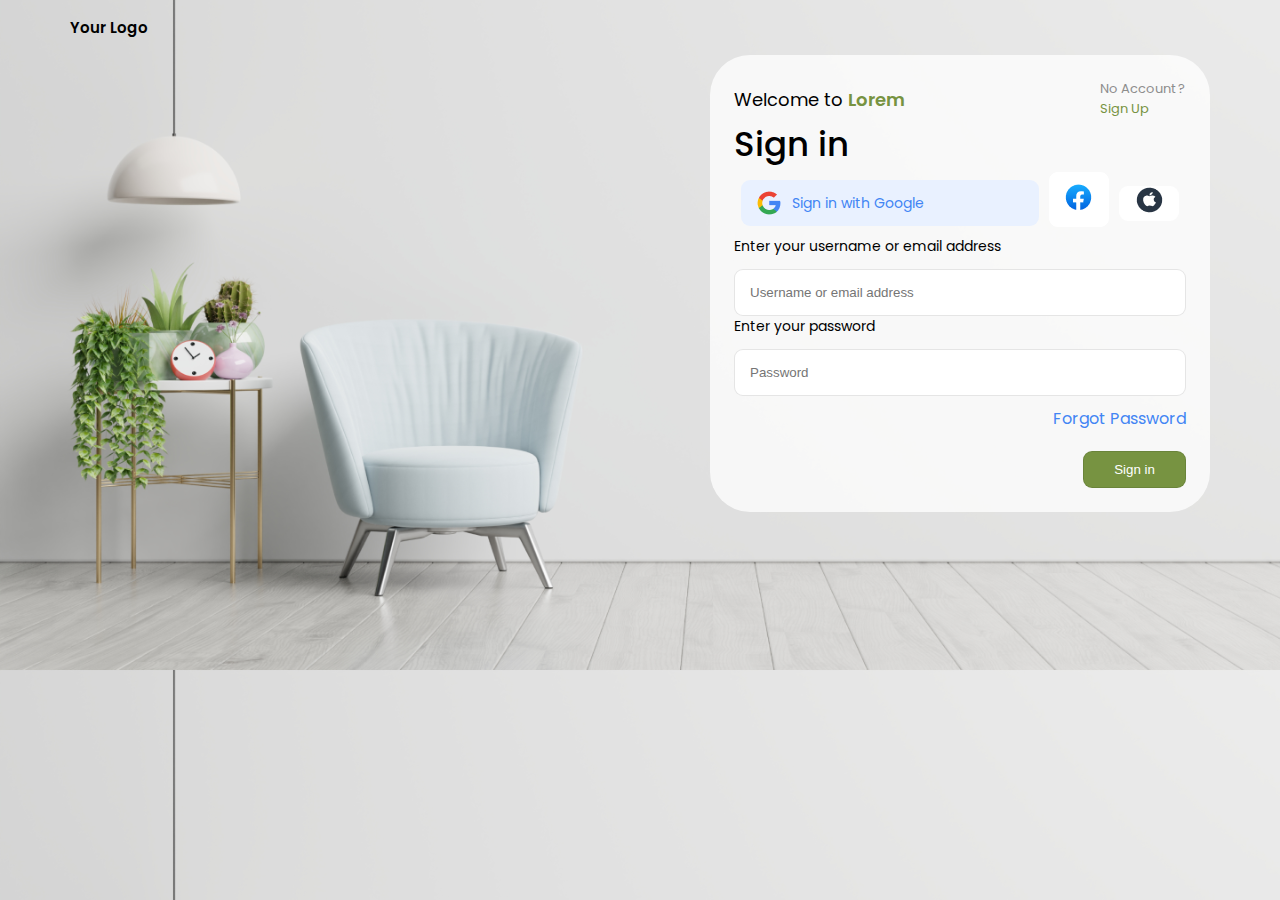
<file: index.html>
<!DOCTYPE html>
<html lang="en">
  <head>
    <meta charset="UTF-8" />
    <meta name="viewport" content="width=device-width, initial-scale=1.0" />
    <title>login4</title>
    <link rel="stylesheet" href="assets/styles/main.css" />
    <link rel="preconnect" href="https://fonts.googleapis.com" />
    <link rel="preconnect" href="https://fonts.gstatic.com" crossorigin />
    <link href="https://fonts.googleapis.com/css2?family=Poppins:ital,wght@0,100;0,200;0,300;0,400;0,500;0,600;0,700;0,800;0,900;1,100;1,200;1,300;1,400;1,500;1,600;1,700;1,800;1,900&display=swap" rel="stylesheet" />
  </head>
  <body>
    <header>
      <div class="container">
        <a href="index.html">Your Logo</a>
      </div>
    </header>
    <main>
      <section class="sign-in">
        <div class="container">
          <div class="sign-in-container">
            <div class="heading">
              <p class="message">Welcome to <span>Lorem</span></p>
              <p class="account">
                No Account ? <br />
                <a href="signup.html">Sign Up</a>
              </p>
            </div>
            <h1>Sign in</h1>
            <div class="login">
              <div class="google">
                <a href="#">
                  <img src="assets/icons/google (1).png" alt="Google icons" />
                  Sign in with Google
                </a>
              </div>
              <div class="icon">
                <a href="#">
                  <img src="assets/icons/Group 52.png" alt="Facebook icon" />
                </a>
              </div>
              <div class="icon">
                <a href="#">
                  <img src="assets/icons/apple.png" alt="Apple icon" />
                </a>
              </div>
            </div>
            <form>
              <label for="username">Enter your username or email address</label>
              <input type="text" name="username" id="username" placeholder="Username or email address" required />
              <label for="password">Enter your password</label>
              <input type="password" name="password" id="password" placeholder="Password" required />
              <a href="#">Forgot Password</a>
              <input type="submit" value="Sign in" />
            </form>
          </div>
        </div>
      </section>
    </main>
  </body>
</html>
</file>
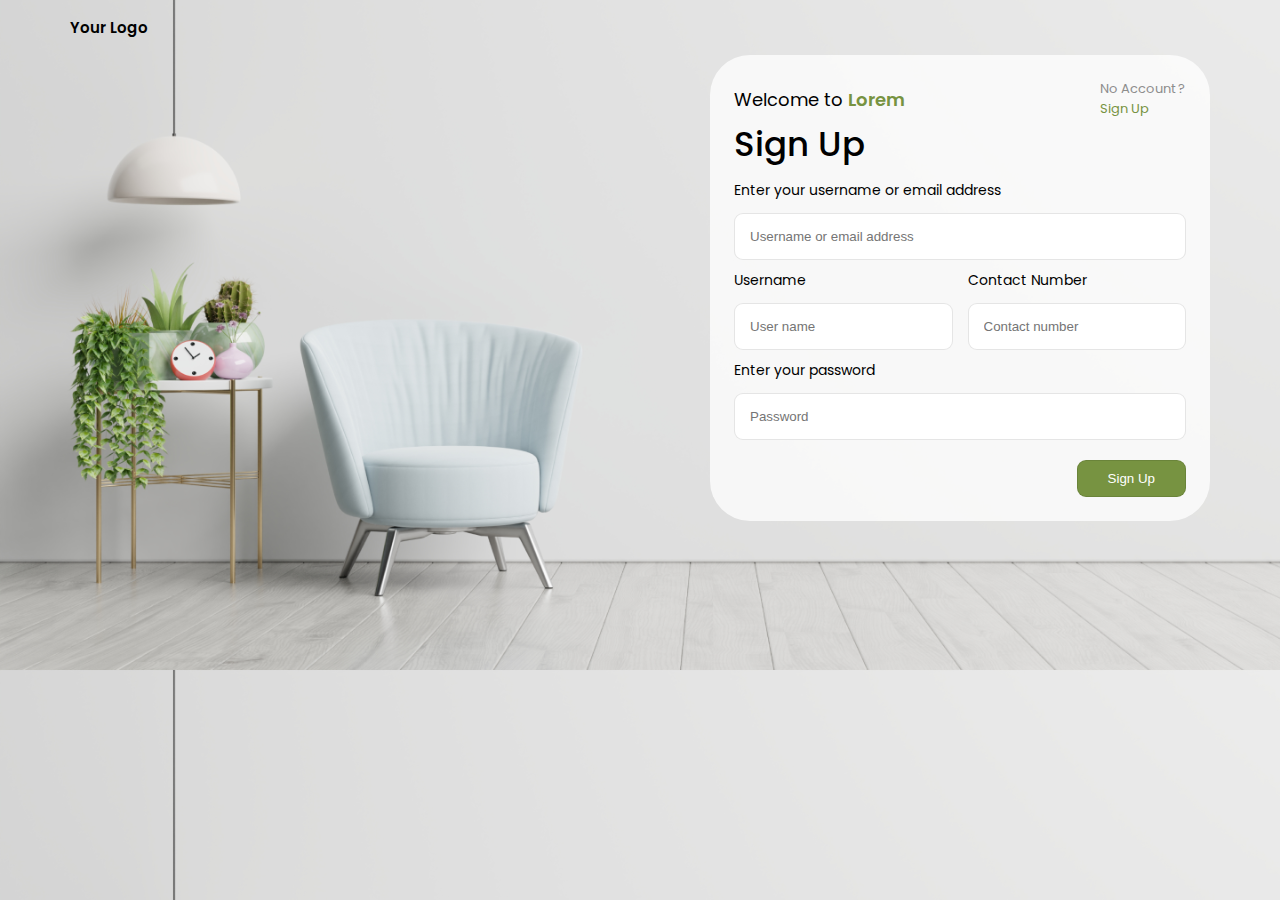
<file: signup.html>
<!DOCTYPE html>
<html lang="en">
  <head>
    <meta charset="UTF-8" />
    <meta name="viewport" content="width=device-width, initial-scale=1.0" />
    <title>login4</title>
    <link rel="stylesheet" href="assets/styles/main.css" />
    <link rel="preconnect" href="https://fonts.googleapis.com" />
    <link rel="preconnect" href="https://fonts.gstatic.com" crossorigin />
    <link href="https://fonts.googleapis.com/css2?family=Poppins:ital,wght@0,100;0,200;0,300;0,400;0,500;0,600;0,700;0,800;0,900;1,100;1,200;1,300;1,400;1,500;1,600;1,700;1,800;1,900&display=swap" rel="stylesheet" />
  </head>
  <body>
    <header>
      <div class="container">
        <a href="index.html">Your Logo</a>
      </div>
    </header>
    <main>
      <section class="sign-in">
        <div class="container">
          <div class="sign-in-container">
            <div class="heading">
              <p class="message">Welcome to <span>Lorem</span></p>
              <p class="account">
                No Account ? <br />
                <a href="signup.html">Sign Up</a>
              </p>
            </div>
            <h1>Sign Up</h1>
            <form>
              <label for="username-or-email">Enter your username or email address</label>
              <input type="text" name="username-or-email" id="username-or-email" placeholder="Username or email address" required autofocus />
              <div class="data-user">
                <div>
                  <label for="username">Username</label>
                  <input type="text" name="username" id="username" placeholder="User name" required />
                </div>
                <div>
                  <label for="number">Contact Number</label>
                  <input type="text" name="number" id="number" placeholder="Contact number" />
                </div>
              </div>
              <label for="password">Enter your password</label>
              <input type="password" name="password" id="password" placeholder="Password" required />
              <input type="submit" value="Sign Up" />
            </form>
          </div>
        </div>
      </section>
    </main>
  </body>
</html>
</file>
<file: assets/styles/main.css>
* {
  padding: 0;
  margin: 0;
  box-sizing: border-box;
}
:root {
  --black: black;
  --white: white;
  --palm-leaf: #779341;
  --blueberry: #4285f4;
  --alice-blue: #e9f1ff;
  --philippine-gray: #8d8d8d;
}
a {
  text-decoration: none;
}
.container {
  padding: 0 15px;
  margin: auto;
}
@media (min-width: 768px) {
  .container {
    width: 750px;
  }
}
@media (min-width: 992px) {
  .container {
    width: 970px;
  }
}
@media (min-width: 1200px) {
  .container {
    width: 1170px;
  }
}
body {
  font-family: "Poppins", serif;
  height: 60vh;
  background-image: url(../images/bg.webp);
  background-size: cover;
  background-position: center;
}
header {
  padding: 15px 0;
}
header a {
  font-size: 15px;
  font-weight: 600;
  color: var(--black);
}
.sign-in .container {
  margin-bottom: 100px;
  display: flex;
  align-items: center;
  justify-content: end;
}
.sign-in .sign-in-container {
  width: 500px;
  padding: 24px;
  background-color: rgb(255 255 255 / 0.75);
  border-radius: 40px;
}
.sign-in .sign-in-container .heading {
  display: flex;
  align-items: center;
  justify-content: space-between;
}
.sign-in .heading .message {
  font-size: 18px;
  font-weight: 400;
}
.sign-in .heading .message span {
  font-weight: 600;
  color: var(--palm-leaf);
}
.sign-in .heading .account {
  font-size: 13px;
  font-weight: 400;
  color: var(--philippine-gray);
}
.sign-in .heading .account a {
  color: var(--palm-leaf);
}
.sign-in h1 {
  font-size: 34px;
  font-weight: 500;
  color: var(--black);
}
.sign-in .login {
  display: flex;
  align-items: center;
  justify-content: center;
  flex-wrap: wrap;
  gap: 10px;
  margin-top: 10px;
}
.sign-in .login .google {
  width: 298px;
  padding: 10px 15px;
  background-color: var(--alice-blue);
  border-radius: 9px;
}
.sign-in .login .google a {
  display: flex;
  align-items: center;
  color: var(--blueberry);
  font-size: 14px;
  font-weight: 400;
}
.sign-in .login .google a img {
  margin-right: 10px;
}
.sign-in .login .icon {
  display: flex;
  align-items: center;
  justify-content: center;
  width: 60px;
  height: 35px;
  background-color: var(--white);
  border-radius: 9px;
}
.sign-in form {
  margin-top: 10px;
}
.sign-in form label {
  display: block;
  margin-bottom: 12px;
  font-size: 14px;
  font-weight: 400;
}
.sign-in form input {
  display: block;
  width: 100%;
  padding: 15px;
  border: none;
  outline: none;
  border: 1px solid rgb(0 0 0 / 0.1);
  border-radius: 9px;
}
.sign-in form a {
  display: block;
  margin: 10px 0 15px 0;
  text-align: right;
  color: var(--blueberry);
}

.sign-in form input[type="submit"] {
   width: fit-content; 
  padding: 10px 30px;
  margin: 20px 0  0  auto;
  color: var(--white);
  background-color: var(--palm-leaf);
}

.sign-in form .data-user {
   margin: 10px 0;
  display: flex;
  align-items: center;
  flex-wrap: wrap;
  gap: 15px;
 
}
.sign-in form .data-user div {
  flex-grow: 1;
}
.sign-in form .data-user input {
  flex-basis: 100%;
}
</file>
